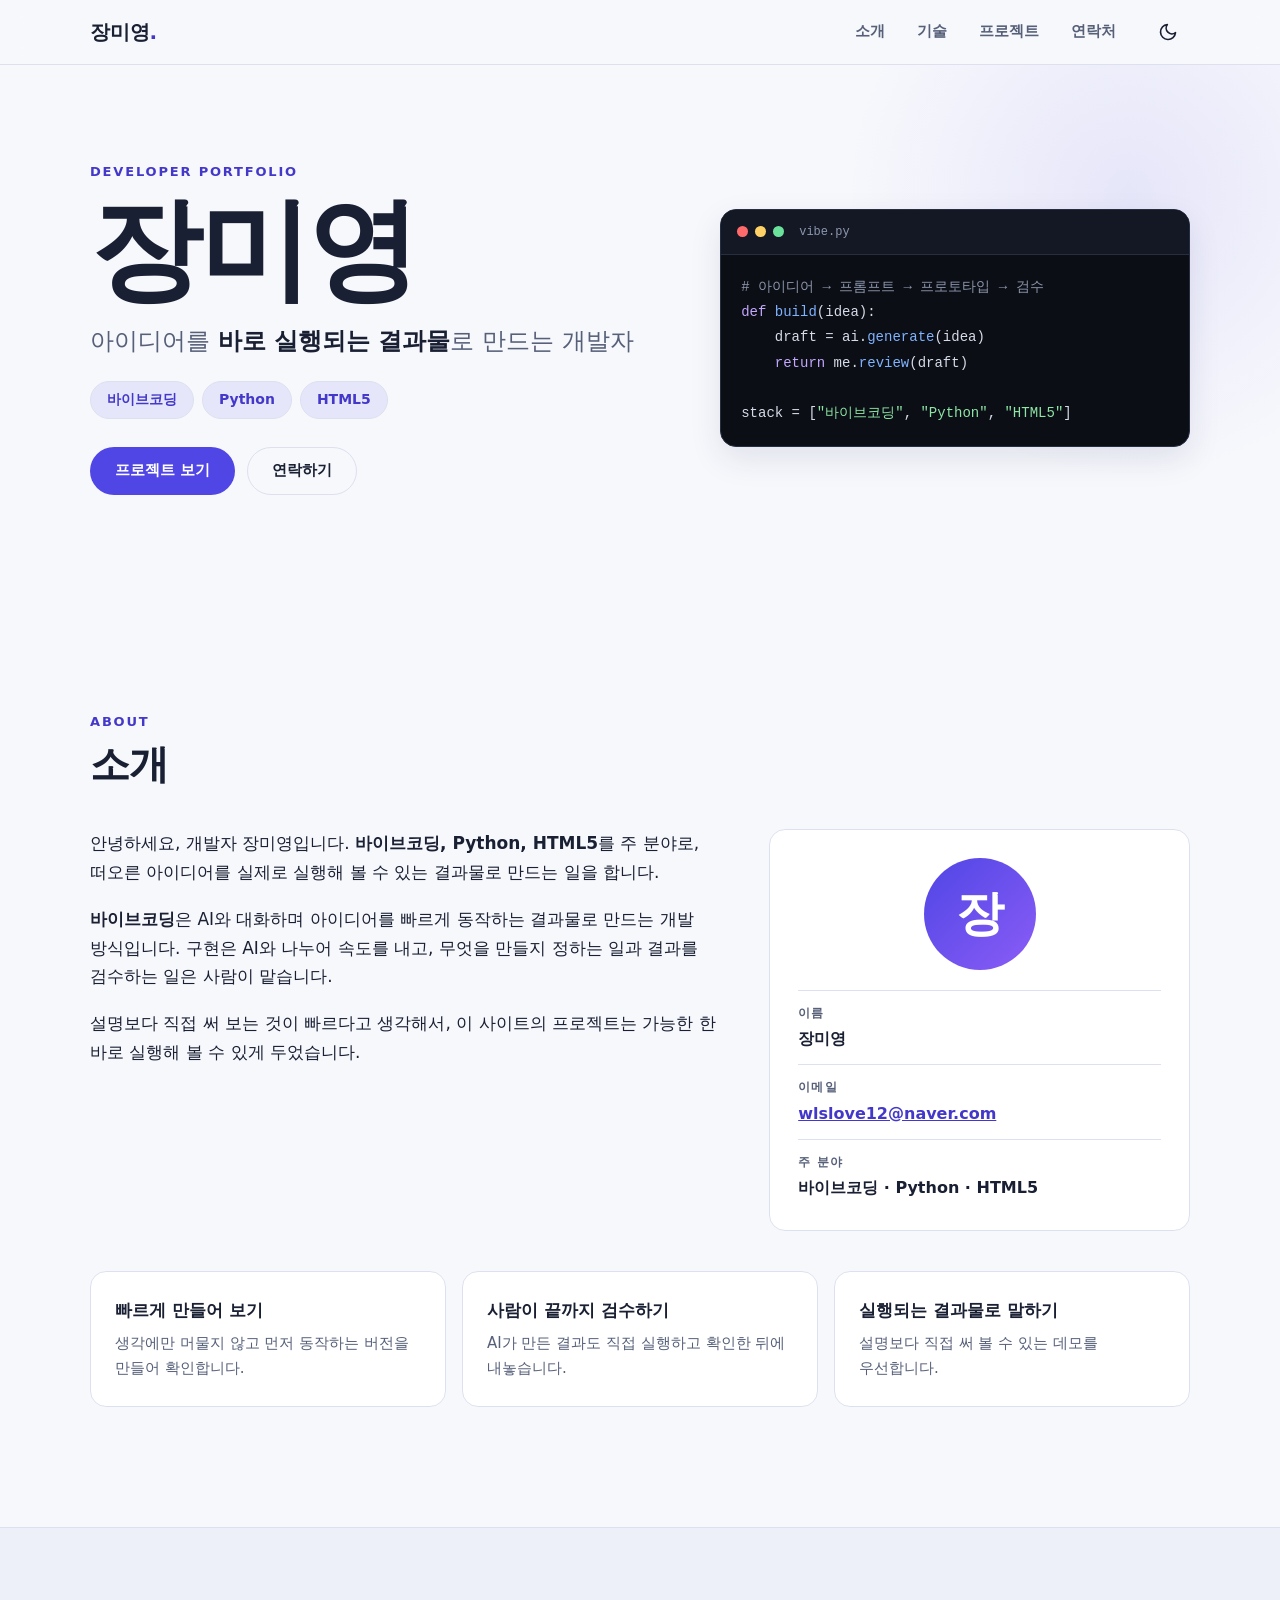
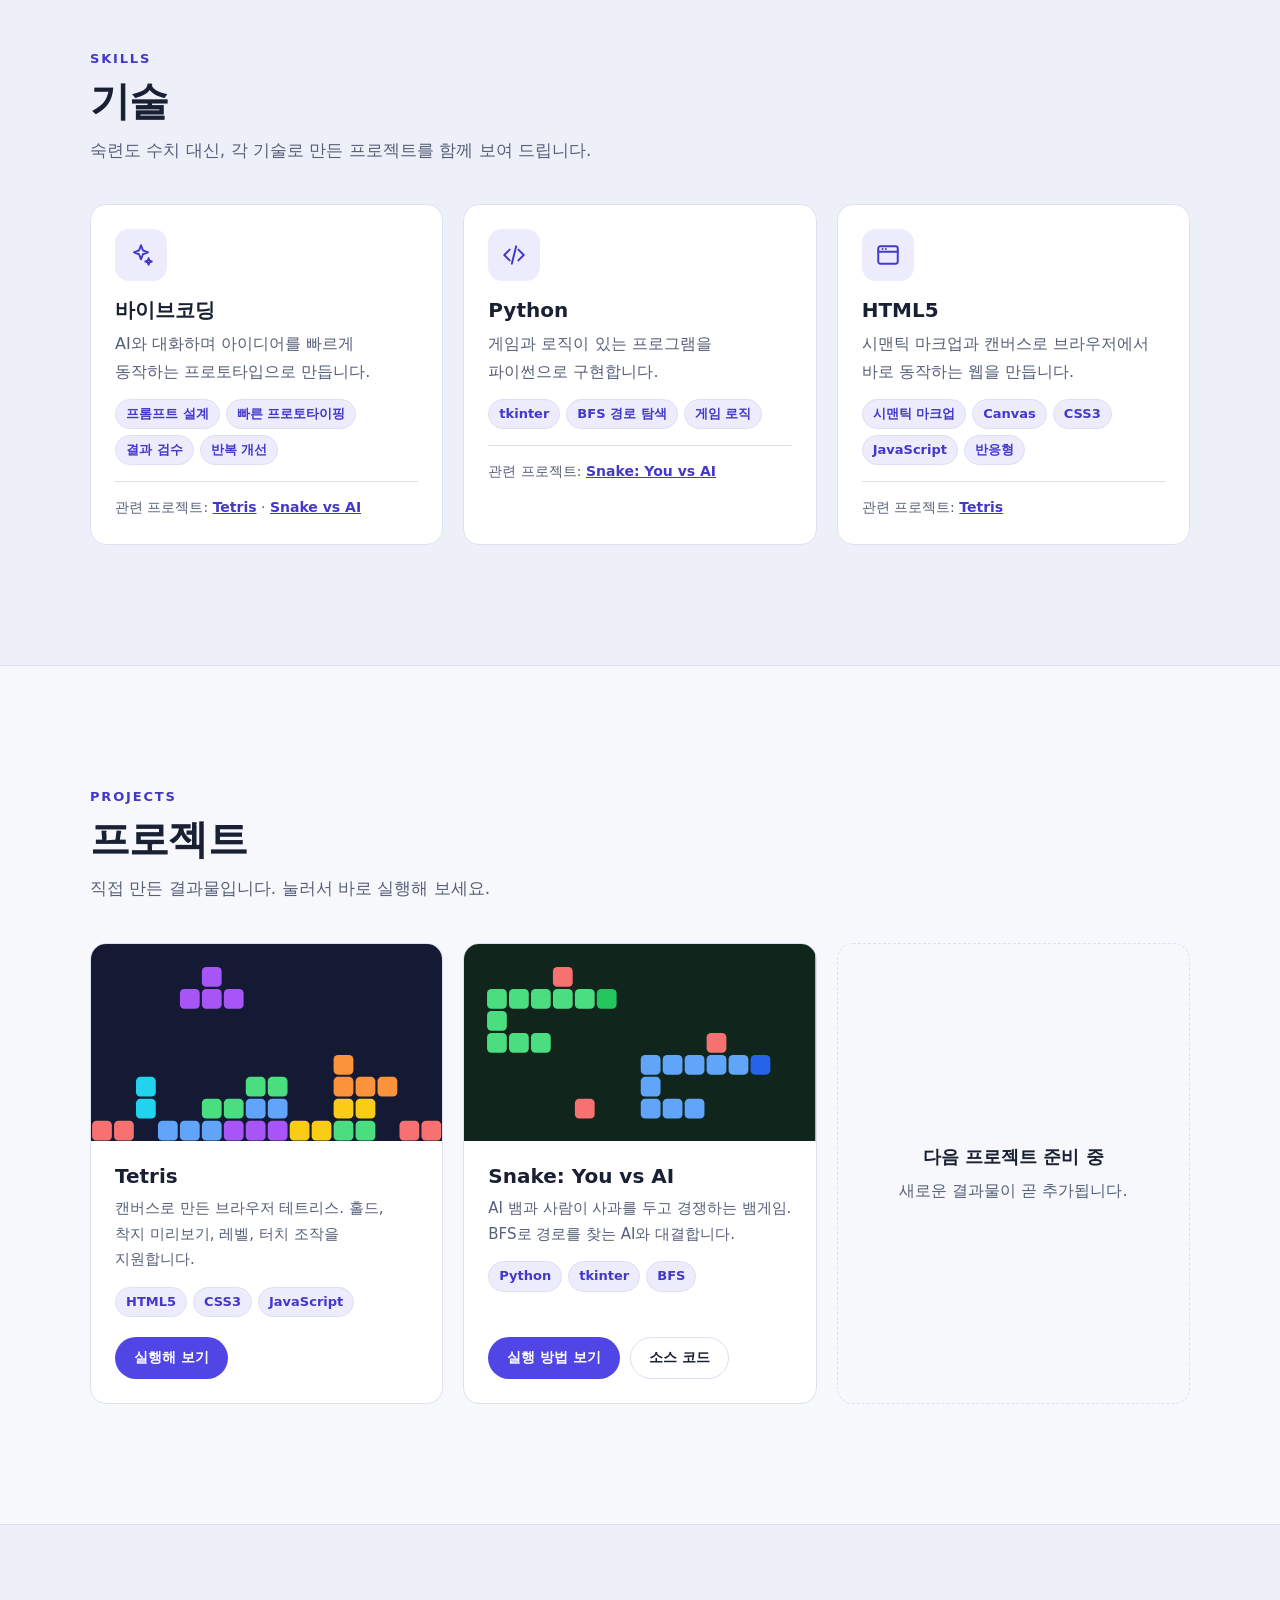
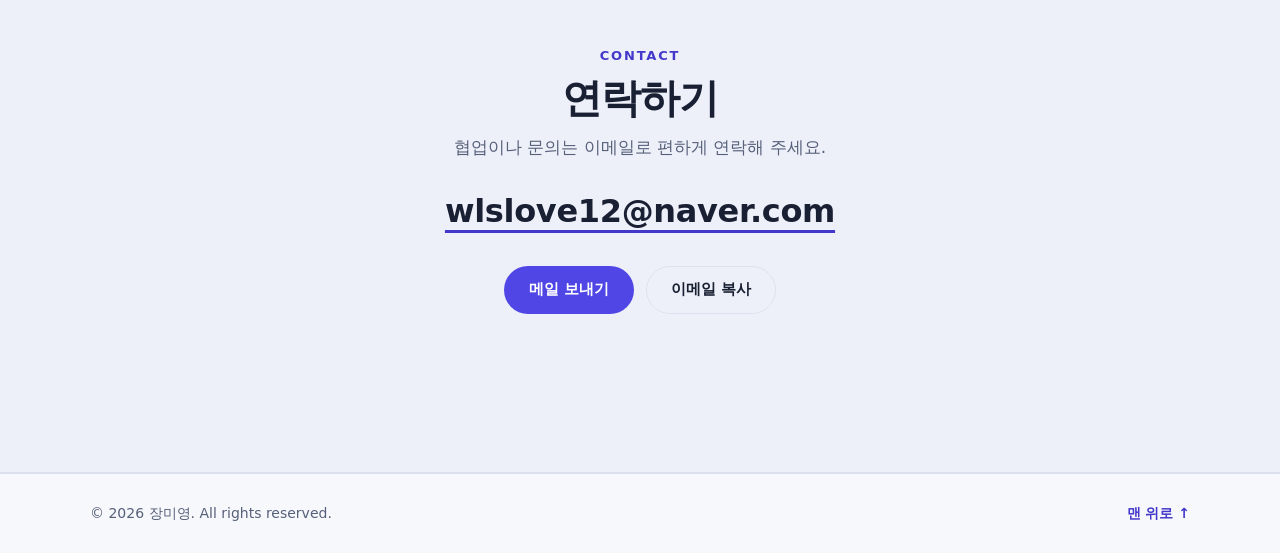
<file: DemoPort/index.html>
<!DOCTYPE html>
<html lang="ko">
<head>
<meta charset="UTF-8">
<meta name="viewport" content="width=device-width, initial-scale=1">
<title>장미영 | 바이브코딩 · Python · HTML5 개발자</title>
<meta name="description" content="바이브코딩, Python, HTML5를 주 분야로 하는 개발자 장미영의 포트폴리오입니다. 직접 실행해 볼 수 있는 프로젝트를 소개합니다.">
<meta name="author" content="장미영">
<meta name="theme-color" content="#0e1117">
<meta property="og:type" content="website">
<meta property="og:locale" content="ko_KR">
<meta property="og:title" content="장미영 | 바이브코딩 · Python · HTML5 개발자">
<meta property="og:description" content="아이디어를 바로 실행되는 결과물로 만드는 개발자 장미영의 포트폴리오.">
<link rel="icon" href="assets/favicon.ico" sizes="any">
<script>
  // 첫 화면이 깜빡이지 않도록 테마를 먼저 적용한다 (저장된 선택 > 시스템 설정 > 다크)
  (function () {
    var d = document.documentElement, t = null;
    d.classList.add('js');
    try { t = localStorage.getItem('theme'); } catch (e) {}
    if (t !== 'light' && t !== 'dark') {
      t = window.matchMedia && matchMedia('(prefers-color-scheme: light)').matches ? 'light' : 'dark';
    }
    d.setAttribute('data-theme', t);
  })();
</script>
<link rel="stylesheet" href="css/style.css">
<script src="js/main.js" defer></script>
</head>
<body>
<a class="skip" href="#main">본문으로 건너뛰기</a>

<header class="nav" id="top">
  <div class="container nav-inner">
    <a class="logo" href="#top" aria-label="장미영 포트폴리오 맨 위로">장미영<span>.</span></a>

    <nav class="menu" id="menu" aria-label="주 메뉴">
      <a href="#about">소개</a>
      <a href="#skills">기술</a>
      <a href="#projects">프로젝트</a>
      <a href="#contact">연락처</a>
    </nav>

    <div class="nav-actions">
      <button class="icon-btn" id="themeBtn" type="button" aria-label="라이트 테마로 전환">
        <svg class="i-sun" viewBox="0 0 24 24" width="20" height="20" fill="none" stroke="currentColor" stroke-width="2" stroke-linecap="round" aria-hidden="true"><circle cx="12" cy="12" r="4"/><path d="M12 2v2M12 20v2M4.9 4.9l1.4 1.4M17.7 17.7l1.4 1.4M2 12h2M20 12h2M4.9 19.1l1.4-1.4M17.7 6.3l1.4-1.4"/></svg>
        <svg class="i-moon" viewBox="0 0 24 24" width="20" height="20" fill="none" stroke="currentColor" stroke-width="2" stroke-linecap="round" stroke-linejoin="round" aria-hidden="true"><path d="M21 12.8A9 9 0 1 1 11.2 3a7 7 0 0 0 9.8 9.8z"/></svg>
      </button>
      <button class="icon-btn menu-btn" id="menuBtn" type="button" aria-expanded="false" aria-controls="menu" aria-label="메뉴 열기">
        <svg class="i-open" viewBox="0 0 24 24" width="22" height="22" fill="none" stroke="currentColor" stroke-width="2" stroke-linecap="round" aria-hidden="true"><path d="M4 7h16M4 12h16M4 17h16"/></svg>
        <svg class="i-close" viewBox="0 0 24 24" width="22" height="22" fill="none" stroke="currentColor" stroke-width="2" stroke-linecap="round" aria-hidden="true"><path d="M6 6l12 12M18 6L6 18"/></svg>
      </button>
    </div>
  </div>
</header>

<main id="main" tabindex="-1">

  <!-- Hero -->
  <section class="hero" id="hero" aria-labelledby="hero-title">
    <div class="container hero-grid">
      <div class="hero-copy">
        <p class="eyebrow">Developer Portfolio</p>
        <h1 id="hero-title">장미영</h1>
        <p class="role">아이디어를 <strong>바로 실행되는 결과물</strong>로 만드는 개발자</p>
        <ul class="tags" aria-label="주 개발 분야">
          <li>바이브코딩</li>
          <li>Python</li>
          <li>HTML5</li>
        </ul>
        <div class="cta">
          <a class="btn btn-primary" href="#projects">프로젝트 보기</a>
          <a class="btn btn-ghost" href="#contact">연락하기</a>
        </div>
      </div>

      <div class="hero-art" aria-hidden="true">
        <div class="code-card">
          <div class="code-bar"><i></i><i></i><i></i><span>vibe.py</span></div>
<pre><code><span class="c"># 아이디어 → 프롬프트 → 프로토타입 → 검수</span>
<span class="k">def</span> <span class="f">build</span>(idea):
    draft = ai.<span class="f">generate</span>(idea)
    <span class="k">return</span> me.<span class="f">review</span>(draft)

stack = [<span class="s">"바이브코딩"</span>, <span class="s">"Python"</span>, <span class="s">"HTML5"</span>]</code></pre>
        </div>
      </div>
    </div>
  </section>

  <!-- About -->
  <section class="section" id="about" aria-labelledby="about-title">
    <div class="container">
      <header class="section-head" data-reveal>
        <p class="eyebrow">About</p>
        <h2 id="about-title">소개</h2>
      </header>

      <div class="about-grid">
        <div class="about-text" data-reveal>
          <!-- TODO: 자기소개 문구가 확정되면 아래 문단을 교체하세요 (PRD 11장 미결 사항 1) -->
          <p>안녕하세요, 개발자 장미영입니다. <strong>바이브코딩, Python, HTML5</strong>를 주 분야로, 떠오른 아이디어를 실제로 실행해 볼 수 있는 결과물로 만드는 일을 합니다.</p>
          <p><strong>바이브코딩</strong>은 AI와 대화하며 아이디어를 빠르게 동작하는 결과물로 만드는 개발 방식입니다. 구현은 AI와 나누어 속도를 내고, 무엇을 만들지 정하는 일과 결과를 검수하는 일은 사람이 맡습니다.</p>
          <p>설명보다 직접 써 보는 것이 빠르다고 생각해서, 이 사이트의 프로젝트는 가능한 한 바로 실행해 볼 수 있게 두었습니다.</p>
        </div>

        <aside class="about-card" data-reveal aria-label="프로필 요약">
          <!-- TODO: 프로필 사진이 정해지면 .avatar를 <img src="assets/images/..." alt="장미영 프로필 사진">으로 교체 (PRD 11장 미결 사항 2) -->
          <div class="avatar" aria-hidden="true">장</div>
          <dl class="facts">
            <div><dt>이름</dt><dd>장미영</dd></div>
            <div><dt>이메일</dt><dd><a href="mailto:wlslove12@naver.com">wlslove12@naver.com</a></dd></div>
            <div><dt>주 분야</dt><dd>바이브코딩 · Python · HTML5</dd></div>
          </dl>
        </aside>
      </div>

      <ul class="principles">
        <li class="card" data-reveal>
          <h3>빠르게 만들어 보기</h3>
          <p>생각에만 머물지 않고 먼저 동작하는 버전을 만들어 확인합니다.</p>
        </li>
        <li class="card" data-reveal>
          <h3>사람이 끝까지 검수하기</h3>
          <p>AI가 만든 결과도 직접 실행하고 확인한 뒤에 내놓습니다.</p>
        </li>
        <li class="card" data-reveal>
          <h3>실행되는 결과물로 말하기</h3>
          <p>설명보다 직접 써 볼 수 있는 데모를 우선합니다.</p>
        </li>
      </ul>
    </div>
  </section>

  <!-- Skills -->
  <section class="section alt" id="skills" aria-labelledby="skills-title">
    <div class="container">
      <header class="section-head" data-reveal>
        <p class="eyebrow">Skills</p>
        <h2 id="skills-title">기술</h2>
        <p class="lead">숙련도 수치 대신, 각 기술로 만든 프로젝트를 함께 보여 드립니다.</p>
      </header>

      <div class="grid grid-3">
        <article class="card skill" data-reveal>
          <div class="ico" aria-hidden="true">
            <svg viewBox="0 0 24 24" width="26" height="26" fill="none" stroke="currentColor" stroke-width="1.8" stroke-linecap="round" stroke-linejoin="round"><path d="M12 3l1.8 4.7L18.5 9.5l-4.7 1.8L12 16l-1.8-4.7L5.5 9.5l4.7-1.8z"/><path d="M19 15l.8 2.2L22 18l-2.2.8L19 21l-.8-2.2L16 18l2.2-.8z"/></svg>
          </div>
          <h3>바이브코딩</h3>
          <p>AI와 대화하며 아이디어를 빠르게 동작하는 프로토타입으로 만듭니다.</p>
          <ul class="chips">
            <li>프롬프트 설계</li><li>빠른 프로토타이핑</li><li>결과 검수</li><li>반복 개선</li>
          </ul>
          <p class="related">관련 프로젝트: <a href="#project-tetris">Tetris</a> · <a href="#project-snake">Snake vs AI</a></p>
        </article>

        <article class="card skill" data-reveal>
          <div class="ico" aria-hidden="true">
            <svg viewBox="0 0 24 24" width="26" height="26" fill="none" stroke="currentColor" stroke-width="1.8" stroke-linecap="round" stroke-linejoin="round"><path d="M8 7L3 12l5 5M16 7l5 5-5 5M14 4l-4 16"/></svg>
          </div>
          <h3>Python</h3>
          <p>게임과 로직이 있는 프로그램을 파이썬으로 구현합니다.</p>
          <ul class="chips">
            <li>tkinter</li><li>BFS 경로 탐색</li><li>게임 로직</li>
          </ul>
          <p class="related">관련 프로젝트: <a href="#project-snake">Snake: You vs AI</a></p>
        </article>

        <article class="card skill" data-reveal>
          <div class="ico" aria-hidden="true">
            <svg viewBox="0 0 24 24" width="26" height="26" fill="none" stroke="currentColor" stroke-width="1.8" stroke-linecap="round" stroke-linejoin="round"><rect x="3" y="4" width="18" height="16" rx="2"/><path d="M3 9h18M7 6.5h.01M10 6.5h.01"/></svg>
          </div>
          <h3>HTML5</h3>
          <p>시맨틱 마크업과 캔버스로 브라우저에서 바로 동작하는 웹을 만듭니다.</p>
          <ul class="chips">
            <li>시맨틱 마크업</li><li>Canvas</li><li>CSS3</li><li>JavaScript</li><li>반응형</li>
          </ul>
          <p class="related">관련 프로젝트: <a href="#project-tetris">Tetris</a></p>
        </article>
      </div>
    </div>
  </section>

  <!-- Projects -->
  <section class="section" id="projects" aria-labelledby="projects-title">
    <div class="container">
      <header class="section-head" data-reveal>
        <p class="eyebrow">Projects</p>
        <h2 id="projects-title">프로젝트</h2>
        <p class="lead">직접 만든 결과물입니다. 눌러서 바로 실행해 보세요.</p>
      </header>

      <div class="grid grid-3" id="projectGrid"></div>
      <noscript>
        <p class="lead">프로젝트 목록을 보려면 JavaScript를 켜 주세요. 바로가기:
          <a href="projects/tetris.html">Tetris</a> ·
          <a href="projects/snake.py">Snake: You vs AI (소스 코드)</a></p>
      </noscript>
    </div>
  </section>

  <!-- Contact -->
  <section class="section alt" id="contact" aria-labelledby="contact-title">
    <div class="container">
      <div class="contact-box" data-reveal>
        <p class="eyebrow">Contact</p>
        <h2 id="contact-title">연락하기</h2>
        <p class="lead">협업이나 문의는 이메일로 편하게 연락해 주세요.</p>
        <a class="mail" href="mailto:wlslove12@naver.com">wlslove12@naver.com</a>
        <div class="cta center">
          <a class="btn btn-primary" href="mailto:wlslove12@naver.com">메일 보내기</a>
          <button class="btn btn-ghost" id="copyBtn" type="button">이메일 복사</button>
        </div>
        <p class="copy-msg" id="copyMsg" role="status" aria-live="polite"></p>
      </div>
    </div>
  </section>
</main>

<footer class="footer">
  <div class="container footer-inner">
    <p>© <span id="year">2026</span> 장미영. All rights reserved.</p>
    <a href="#top">맨 위로 ↑</a>
  </div>
</footer>

<dialog id="howto" aria-labelledby="howtoTitle">
  <form method="dialog" class="dlg-head">
    <h3 id="howtoTitle"></h3>
    <button class="icon-btn" type="submit" aria-label="닫기">
      <svg viewBox="0 0 24 24" width="20" height="20" fill="none" stroke="currentColor" stroke-width="2" stroke-linecap="round" aria-hidden="true"><path d="M6 6l12 12M18 6L6 18"/></svg>
    </button>
  </form>
  <div class="dlg-body" id="howtoBody"></div>
</dialog>
</body>
</html>
</file>
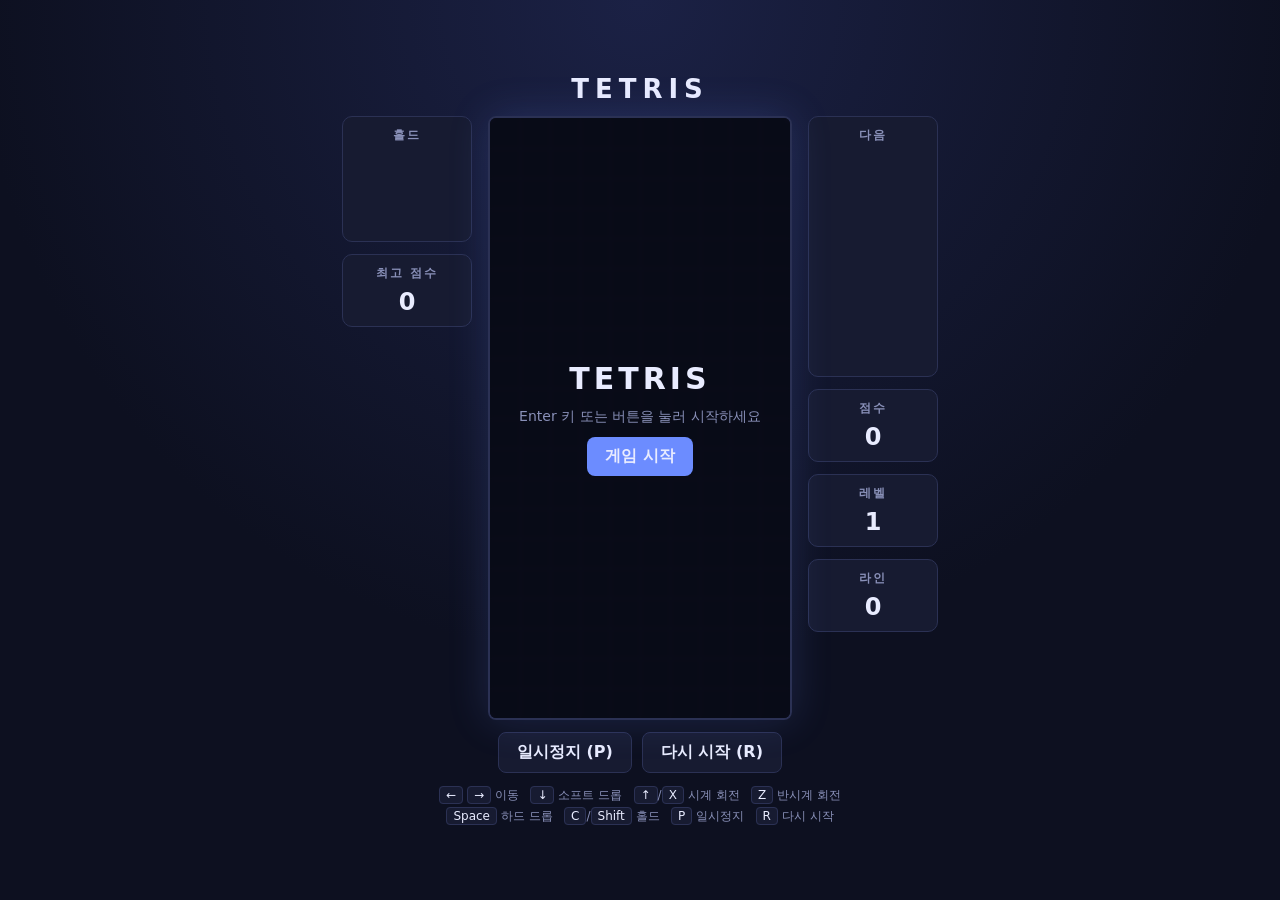
<file: Game01/tetris.html>
<!DOCTYPE html>
<html lang="ko">
<head>
<meta charset="UTF-8">
<meta name="viewport" content="width=device-width, initial-scale=1">
<title>테트리스</title>
<style>
  :root {
    --bg: #0d1020;
    --panel: #171b31;
    --line: #2b3154;
    --text: #e9ecff;
    --muted: #8990b8;
    --accent: #6c8cff;
  }
  * { box-sizing: border-box; }
  body {
    margin: 0;
    min-height: 100vh;
    display: flex;
    align-items: center;
    justify-content: center;
    background: radial-gradient(circle at 50% 0%, #1b2145 0%, var(--bg) 60%);
    color: var(--text);
    font-family: "Segoe UI", "Malgun Gothic", system-ui, sans-serif;
    user-select: none;
    -webkit-user-select: none;
  }
  .wrap { padding: 16px; text-align: center; }
  h1 { margin: 0 0 12px; font-size: 26px; letter-spacing: 6px; font-weight: 800; }

  .game {
    display: grid;
    grid-template-columns: 130px auto 130px;
    gap: 16px;
    align-items: start;
    justify-content: center;
  }
  .side { display: flex; flex-direction: column; gap: 12px; }
  .panel {
    background: var(--panel);
    border: 1px solid var(--line);
    border-radius: 10px;
    padding: 10px;
  }
  .panel h2 {
    margin: 0 0 6px;
    font-size: 12px;
    font-weight: 600;
    letter-spacing: 2px;
    color: var(--muted);
  }
  .panel canvas { display: block; margin: 0 auto; width: 100%; }
  .stat { font-size: 24px; font-weight: 700; font-variant-numeric: tabular-nums; }

  .board-wrap {
    position: relative;
    border: 2px solid var(--line);
    border-radius: 8px;
    overflow: hidden;
    box-shadow: 0 0 40px rgba(108, 140, 255, .18);
  }
  #board { display: block; height: min(600px, 68vh); aspect-ratio: 1 / 2; width: auto; }

  .overlay {
    position: absolute;
    inset: 0;
    display: flex;
    flex-direction: column;
    align-items: center;
    justify-content: center;
    gap: 10px;
    background: rgba(9, 11, 24, .82);
    backdrop-filter: blur(2px);
  }
  .overlay.hidden { display: none; }
  .overlay h2 { margin: 0; font-size: 30px; letter-spacing: 4px; }
  .overlay p { margin: 0; color: var(--muted); font-size: 14px; line-height: 1.5; }

  button {
    font: inherit;
    font-weight: 600;
    color: var(--text);
    background: var(--accent);
    border: 0;
    border-radius: 8px;
    padding: 9px 18px;
    cursor: pointer;
  }
  button:hover { filter: brightness(1.12); }
  button.ghost { background: var(--panel); border: 1px solid var(--line); }

  .actions { margin-top: 12px; display: flex; gap: 10px; justify-content: center; }
  .help { margin-top: 12px; color: var(--muted); font-size: 12px; line-height: 1.7; }
  kbd {
    background: var(--panel);
    border: 1px solid var(--line);
    border-radius: 4px;
    padding: 1px 6px;
    font-family: inherit;
    color: var(--text);
  }

  .touch { display: none; margin-top: 12px; gap: 8px; justify-content: center; flex-wrap: wrap; }
  .touch button {
    width: 56px;
    height: 56px;
    padding: 0;
    font-size: 22px;
    background: var(--panel);
    border: 1px solid var(--line);
    touch-action: none;
  }
  @media (pointer: coarse) {
    .touch { display: flex; }
    .help { display: none; }
  }
  @media (max-width: 560px) {
    .game { grid-template-columns: auto; justify-items: center; }
    .side { flex-direction: row; flex-wrap: wrap; justify-content: center; }
    .side .panel { min-width: 100px; }
    #board { height: min(600px, 58vh); }
  }
</style>
</head>
<body>
<div class="wrap">
  <h1>TETRIS</h1>

  <div class="game">
    <div class="side">
      <div class="panel">
        <h2>홀드</h2>
        <canvas id="hold" width="120" height="90"></canvas>
      </div>
      <div class="panel">
        <h2>최고 점수</h2>
        <div class="stat" id="best">0</div>
      </div>
    </div>

    <div class="board-wrap">
      <canvas id="board"></canvas>
      <div class="overlay" id="overlay">
        <h2 id="ovTitle">TETRIS</h2>
        <p id="ovText">Enter 키 또는 버튼을 눌러 시작하세요</p>
        <button id="ovBtn">게임 시작</button>
      </div>
    </div>

    <div class="side">
      <div class="panel">
        <h2>다음</h2>
        <canvas id="next" width="120" height="240"></canvas>
      </div>
      <div class="panel">
        <h2>점수</h2>
        <div class="stat" id="score">0</div>
      </div>
      <div class="panel">
        <h2>레벨</h2>
        <div class="stat" id="level">1</div>
      </div>
      <div class="panel">
        <h2>라인</h2>
        <div class="stat" id="lines">0</div>
      </div>
    </div>
  </div>

  <div class="actions">
    <button class="ghost" id="pauseBtn">일시정지 (P)</button>
    <button class="ghost" id="restartBtn">다시 시작 (R)</button>
  </div>

  <div class="touch" id="touch">
    <button data-action="left">◀</button>
    <button data-action="down">▼</button>
    <button data-action="right">▶</button>
    <button data-action="cw">⟳</button>
    <button data-action="hard">⤓</button>
    <button data-action="hold">H</button>
  </div>

  <div class="help">
    <kbd>←</kbd> <kbd>→</kbd> 이동 &nbsp; <kbd>↓</kbd> 소프트 드롭 &nbsp; <kbd>↑</kbd>/<kbd>X</kbd> 시계 회전 &nbsp;
    <kbd>Z</kbd> 반시계 회전<br>
    <kbd>Space</kbd> 하드 드롭 &nbsp; <kbd>C</kbd>/<kbd>Shift</kbd> 홀드 &nbsp; <kbd>P</kbd> 일시정지 &nbsp; <kbd>R</kbd> 다시 시작
  </div>
</div>

<script>
(() => {
  'use strict';

  // ---------- 상수 ----------
  const COLS = 10, ROWS = 20, BLOCK = 30;
  const LOCK_DELAY = 500;      // 바닥에 닿은 뒤 고정까지 걸리는 시간(ms)
  const MAX_LOCK_RESETS = 15;  // 바닥에서 이동/회전으로 고정 시간을 늘릴 수 있는 횟수
  const DAS = 150, ARR = 40;   // 좌우 키 반복: 첫 지연 / 반복 간격(ms)
  const SOFT_INTERVAL = 40;    // 소프트 드롭 낙하 간격(ms)
  const LINE_POINTS = [0, 100, 300, 500, 800];
  const LINE_TEXT = ['', '싱글', '더블', '트리플', '테트리스!'];
  const NEXT_COUNT = 3;

  const SHAPES = {
    I: [[0,0,0,0],[1,1,1,1],[0,0,0,0],[0,0,0,0]],
    O: [[1,1],[1,1]],
    T: [[0,1,0],[1,1,1],[0,0,0]],
    S: [[0,1,1],[1,1,0],[0,0,0]],
    Z: [[1,1,0],[0,1,1],[0,0,0]],
    J: [[1,0,0],[1,1,1],[0,0,0]],
    L: [[0,0,1],[1,1,1],[0,0,0]],
  };
  const COLORS = {
    I: '#22d3ee', O: '#facc15', T: '#a855f7', S: '#4ade80',
    Z: '#f87171', J: '#60a5fa', L: '#fb923c',
  };
  // 회전 시 벽/블록에 걸리면 시도할 위치 보정값
  const KICKS = [[0,0],[-1,0],[1,0],[0,-1],[-1,-1],[1,-1],[-2,0],[2,0]];

  // ---------- DOM / 캔버스 ----------
  const $ = id => document.getElementById(id);
  const dpr = window.devicePixelRatio || 1;

  function setupCanvas(cv, w, h) {
    cv.width = Math.round(w * dpr);
    cv.height = Math.round(h * dpr);
    const ctx = cv.getContext('2d');
    ctx.scale(dpr, dpr);
    return ctx;
  }
  const bctx = setupCanvas($('board'), COLS * BLOCK, ROWS * BLOCK);
  const hctx = setupCanvas($('hold'), 120, 90);
  const nctx = setupCanvas($('next'), 120, 240);

  // ---------- 게임 상태 ----------
  let board, piece, holdType, canHold, queue, bag;
  let score, lines, level, best = 0;
  let state = 'ready';         // ready | playing | paused | over
  let dropTimer, lockTimer, lockResets;
  let softDrop = false, dir = 0, das = 0;
  let popup = null;
  const down = new Set();      // 눌려 있는 동작

  try { best = parseInt(localStorage.getItem('tetris-best'), 10) || 0; } catch (e) {}

  // ---------- 유틸 ----------
  function emptyBoard() {
    return Array.from({ length: ROWS }, () => Array(COLS).fill(null));
  }

  function shuffle(a) {
    for (let i = a.length - 1; i > 0; i--) {
      const j = Math.floor(Math.random() * (i + 1));
      [a[i], a[j]] = [a[j], a[i]];
    }
    return a;
  }

  // 7-bag: 7가지 블록을 섞어서 한 번씩 꺼내 쓴다
  function takeNext() {
    while (queue.length < NEXT_COUNT + 1) {
      if (!bag.length) bag = shuffle(Object.keys(SHAPES));
      queue.push(bag.pop());
    }
    return queue.shift();
  }

  function rotateMatrix(m, d) {
    const n = m.length;
    const r = Array.from({ length: n }, () => Array(n).fill(0));
    for (let y = 0; y < n; y++)
      for (let x = 0; x < n; x++)
        if (d > 0) r[x][n - 1 - y] = m[y][x];
        else r[n - 1 - x][y] = m[y][x];
    return r;
  }

  function collide(m, px, py) {
    for (let y = 0; y < m.length; y++) {
      for (let x = 0; x < m[y].length; x++) {
        if (!m[y][x]) continue;
        const nx = px + x, ny = py + y;
        if (nx < 0 || nx >= COLS || ny >= ROWS) return true;
        if (ny >= 0 && board[ny][nx]) return true;
      }
    }
    return false;
  }

  const dropInterval = () => Math.max(60, 800 - (level - 1) * 70);
  const isGrounded = () => collide(piece.m, piece.x, piece.y + 1);

  // ---------- 게임 흐름 ----------
  function newGame() {
    board = emptyBoard();
    queue = [];
    bag = [];
    holdType = null;
    canHold = true;
    score = 0; lines = 0; level = 1;
    popup = null;
    dir = 0; softDrop = false; das = 0;
    state = 'playing';
    spawn(takeNext());
    hideOverlay();
  }

  function spawn(type) {
    const m = SHAPES[type].map(r => r.slice());
    piece = { type, m, x: Math.floor((COLS - m.length) / 2), y: type === 'I' ? -1 : 0 };
    dropTimer = 0; lockTimer = 0; lockResets = 0;
    if (collide(m, piece.x, piece.y)) gameOver();
  }

  function gameOver() {
    state = 'over';
    if (score > best) {
      best = score;
      try { localStorage.setItem('tetris-best', String(best)); } catch (e) {}
    }
    showOverlay('게임 오버', `점수 ${score}  ·  라인 ${lines}`, '다시 시작');
  }

  function togglePause() {
    if (state === 'playing') {
      state = 'paused';
      showOverlay('일시정지', 'P 키를 눌러 계속하세요', '계속하기');
    } else if (state === 'paused') {
      state = 'playing';
      hideOverlay();
    }
  }

  function lockPiece() {
    let out = false;
    for (let y = 0; y < piece.m.length; y++) {
      for (let x = 0; x < piece.m[y].length; x++) {
        if (!piece.m[y][x]) continue;
        const bx = piece.x + x, by = piece.y + y;
        if (by < 0) out = true;
        else board[by][bx] = piece.type;
      }
    }
    if (out) { gameOver(); return; }

    let cleared = 0;
    for (let y = ROWS - 1; y >= 0;) {
      if (board[y].every(Boolean)) {
        board.splice(y, 1);
        board.unshift(Array(COLS).fill(null));
        cleared++;
      } else {
        y--;
      }
    }
    if (cleared) {
      score += LINE_POINTS[cleared] * level;
      lines += cleared;
      level = 1 + Math.floor(lines / 10);
      popup = { text: LINE_TEXT[cleared], t: 900 };
    }
    canHold = true;
    spawn(takeNext());
  }

  // ---------- 조작 ----------
  function onMoved() {
    // 바닥에서 움직이면 고정 시간을 다시 준다(횟수 제한 있음)
    if (isGrounded() && lockResets < MAX_LOCK_RESETS) {
      lockTimer = 0;
      lockResets++;
    }
  }

  function tryMove(dx, dy) {
    if (state !== 'playing' || collide(piece.m, piece.x + dx, piece.y + dy)) return false;
    piece.x += dx;
    piece.y += dy;
    onMoved();
    return true;
  }

  function rotatePiece(d) {
    if (state !== 'playing' || piece.type === 'O') return;
    const r = rotateMatrix(piece.m, d);
    for (const [kx, ky] of KICKS) {
      if (!collide(r, piece.x + kx, piece.y + ky)) {
        piece.m = r;
        piece.x += kx;
        piece.y += ky;
        onMoved();
        return;
      }
    }
  }

  function hardDrop() {
    if (state !== 'playing') return;
    let n = 0;
    while (!isGrounded()) { piece.y++; n++; }
    score += n * 2;
    lockPiece();
  }

  function hold() {
    if (state !== 'playing' || !canHold) return;
    const cur = piece.type;
    if (holdType) {
      const t = holdType;
      holdType = cur;
      spawn(t);
    } else {
      holdType = cur;
      spawn(takeNext());
    }
    canHold = false;
  }

  function press(a) {
    if (down.has(a)) return;   // 키 자동 반복 무시
    down.add(a);
    switch (a) {
      case 'left':  dir = -1; das = 0; tryMove(-1, 0); break;
      case 'right': dir = 1;  das = 0; tryMove(1, 0);  break;
      case 'down':
        softDrop = true;
        if (tryMove(0, 1)) score++;
        break;
      case 'cw':   rotatePiece(1); break;
      case 'ccw':  rotatePiece(-1); break;
      case 'hard': hardDrop(); break;
      case 'hold': hold(); break;
      case 'pause': togglePause(); break;
    }
  }

  function release(a) {
    down.delete(a);
    if (a === 'left' && dir === -1) { dir = down.has('right') ? 1 : 0; das = 0; }
    if (a === 'right' && dir === 1) { dir = down.has('left') ? -1 : 0; das = 0; }
    if (a === 'down') softDrop = false;
  }

  function update(dt) {
    if (state !== 'playing') return;

    if (popup) { popup.t -= dt; if (popup.t <= 0) popup = null; }

    if (dir) {
      das += dt;
      if (das >= DAS) { das -= ARR; tryMove(dir, 0); }
    }

    if (isGrounded()) {
      lockTimer += dt;
      if (lockTimer >= LOCK_DELAY) lockPiece();
    } else {
      lockTimer = 0;
      dropTimer += dt;
      const iv = softDrop ? Math.min(SOFT_INTERVAL, dropInterval()) : dropInterval();
      while (dropTimer >= iv && !isGrounded()) {
        dropTimer -= iv;
        piece.y++;
        if (softDrop) score++;
      }
      if (isGrounded()) dropTimer = 0;
    }
  }

  // ---------- 그리기 ----------
  function drawBlock(ctx, x, y, s, color, alpha = 1) {
    const b = Math.max(2, Math.round(s / 8));
    ctx.globalAlpha = alpha;
    ctx.fillStyle = color;
    ctx.fillRect(x + 1, y + 1, s - 2, s - 2);
    ctx.fillStyle = 'rgba(255,255,255,.3)';
    ctx.fillRect(x + 1, y + 1, s - 2, b);
    ctx.fillRect(x + 1, y + 1, b, s - 2);
    ctx.fillStyle = 'rgba(0,0,0,.3)';
    ctx.fillRect(x + 1, y + s - 1 - b, s - 2, b);
    ctx.fillRect(x + s - 1 - b, y + 1, b, s - 2);
    ctx.globalAlpha = 1;
  }

  function drawBoard() {
    const W = COLS * BLOCK, H = ROWS * BLOCK;
    bctx.fillStyle = '#0a0d1a';
    bctx.fillRect(0, 0, W, H);

    bctx.strokeStyle = 'rgba(255,255,255,.05)';
    bctx.lineWidth = 1;
    bctx.beginPath();
    for (let x = 1; x < COLS; x++) { bctx.moveTo(x * BLOCK + .5, 0); bctx.lineTo(x * BLOCK + .5, H); }
    for (let y = 1; y < ROWS; y++) { bctx.moveTo(0, y * BLOCK + .5); bctx.lineTo(W, y * BLOCK + .5); }
    bctx.stroke();

    for (let y = 0; y < ROWS; y++)
      for (let x = 0; x < COLS; x++)
        if (board[y][x]) drawBlock(bctx, x * BLOCK, y * BLOCK, BLOCK, COLORS[board[y][x]]);

    if (state === 'playing' || state === 'paused') {
      // 착지 위치 미리보기(고스트)
      let gy = piece.y;
      while (!collide(piece.m, piece.x, gy + 1)) gy++;
      bctx.lineWidth = 2;
      for (let y = 0; y < piece.m.length; y++) {
        for (let x = 0; x < piece.m[y].length; x++) {
          if (!piece.m[y][x] || gy + y < 0) continue;
          const px = (piece.x + x) * BLOCK, py = (gy + y) * BLOCK;
          bctx.fillStyle = COLORS[piece.type] + '26';
          bctx.fillRect(px + 1, py + 1, BLOCK - 2, BLOCK - 2);
          bctx.strokeStyle = COLORS[piece.type] + '99';
          bctx.strokeRect(px + 2, py + 2, BLOCK - 4, BLOCK - 4);
        }
      }
      for (let y = 0; y < piece.m.length; y++)
        for (let x = 0; x < piece.m[y].length; x++)
          if (piece.m[y][x] && piece.y + y >= 0)
            drawBlock(bctx, (piece.x + x) * BLOCK, (piece.y + y) * BLOCK, BLOCK, COLORS[piece.type]);
    }

    if (popup) {
      const k = popup.t / 900;
      bctx.globalAlpha = Math.min(1, k * 2);
      bctx.fillStyle = '#fff';
      bctx.font = 'bold 30px "Segoe UI", "Malgun Gothic", sans-serif';
      bctx.textAlign = 'center';
      bctx.shadowColor = 'rgba(108,140,255,.9)';
      bctx.shadowBlur = 12;
      bctx.fillText(popup.text, W / 2, H / 2 - (1 - k) * 40);
      bctx.shadowBlur = 0;
      bctx.globalAlpha = 1;
    }
  }

  // 미리보기 캔버스에 블록 하나를 (cx, cy) 중심으로 그린다
  function drawMini(ctx, type, cx, cy, s, alpha = 1) {
    const m = SHAPES[type];
    let minX = 9, maxX = -1, minY = 9, maxY = -1;
    m.forEach((row, y) => row.forEach((v, x) => {
      if (!v) return;
      minX = Math.min(minX, x); maxX = Math.max(maxX, x);
      minY = Math.min(minY, y); maxY = Math.max(maxY, y);
    }));
    const ox = cx - ((maxX - minX + 1) * s) / 2;
    const oy = cy - ((maxY - minY + 1) * s) / 2;
    m.forEach((row, y) => row.forEach((v, x) => {
      if (v) drawBlock(ctx, ox + (x - minX) * s, oy + (y - minY) * s, s, COLORS[type], alpha);
    }));
  }

  function drawSide() {
    hctx.clearRect(0, 0, 120, 90);
    if (holdType) drawMini(hctx, holdType, 60, 45, 22, canHold ? 1 : 0.35);

    nctx.clearRect(0, 0, 120, 240);
    if (queue) {
      for (let i = 0; i < NEXT_COUNT && i < queue.length; i++)
        drawMini(nctx, queue[i], 60, 40 + i * 80, 22);
    }
  }

  function updateStats() {
    $('score').textContent = score || 0;
    $('level').textContent = level || 1;
    $('lines').textContent = lines || 0;
    $('best').textContent = Math.max(best, score || 0);
  }

  function showOverlay(title, text, btn) {
    $('ovTitle').textContent = title;
    $('ovText').textContent = text;
    $('ovBtn').textContent = btn;
    $('overlay').classList.remove('hidden');
  }
  function hideOverlay() { $('overlay').classList.add('hidden'); }

  // ---------- 입력 ----------
  const KEYMAP = {
    ArrowLeft: 'left', ArrowRight: 'right', ArrowDown: 'down',
    ArrowUp: 'cw', KeyX: 'cw', KeyZ: 'ccw',
    Space: 'hard', KeyC: 'hold', ShiftLeft: 'hold', ShiftRight: 'hold',
    KeyP: 'pause', Escape: 'pause',
  };

  window.addEventListener('keydown', e => {
    if (e.ctrlKey || e.metaKey || e.altKey) return;
    if (e.code === 'Enter') {
      e.preventDefault();
      if (state === 'ready' || state === 'over') newGame();
      else if (state === 'paused') togglePause();
      return;
    }
    if (e.code === 'KeyR') { e.preventDefault(); if (!e.repeat) newGame(); return; }
    const a = KEYMAP[e.code];
    if (!a) return;
    e.preventDefault();
    press(a);
  });

  window.addEventListener('keyup', e => {
    const a = KEYMAP[e.code];
    if (a) release(a);
  });

  // 창을 벗어나면 키 상태를 초기화하고 자동으로 일시정지
  window.addEventListener('blur', () => {
    [...down].forEach(release);
    if (state === 'playing') togglePause();
  });

  $('ovBtn').addEventListener('click', () => {
    if (state === 'paused') togglePause(); else newGame();
  });
  $('pauseBtn').addEventListener('click', () => {
    if (state === 'playing' || state === 'paused') togglePause();
  });
  $('restartBtn').addEventListener('click', newGame);

  // 터치 버튼
  document.querySelectorAll('#touch button').forEach(btn => {
    const a = btn.dataset.action;
    btn.addEventListener('pointerdown', e => { e.preventDefault(); press(a); });
    ['pointerup', 'pointercancel', 'pointerleave'].forEach(t =>
      btn.addEventListener(t, () => release(a)));
  });

  // ---------- 메인 루프 ----------
  board = emptyBoard();
  queue = [];
  bag = [];
  score = 0; lines = 0; level = 1;

  let last = performance.now();
  function frame(now) {
    const dt = Math.min(100, now - last);
    last = now;
    update(dt);
    drawBoard();
    drawSide();
    updateStats();
    requestAnimationFrame(frame);
  }
  requestAnimationFrame(frame);
})();
</script>
</body>
</html>
</file>
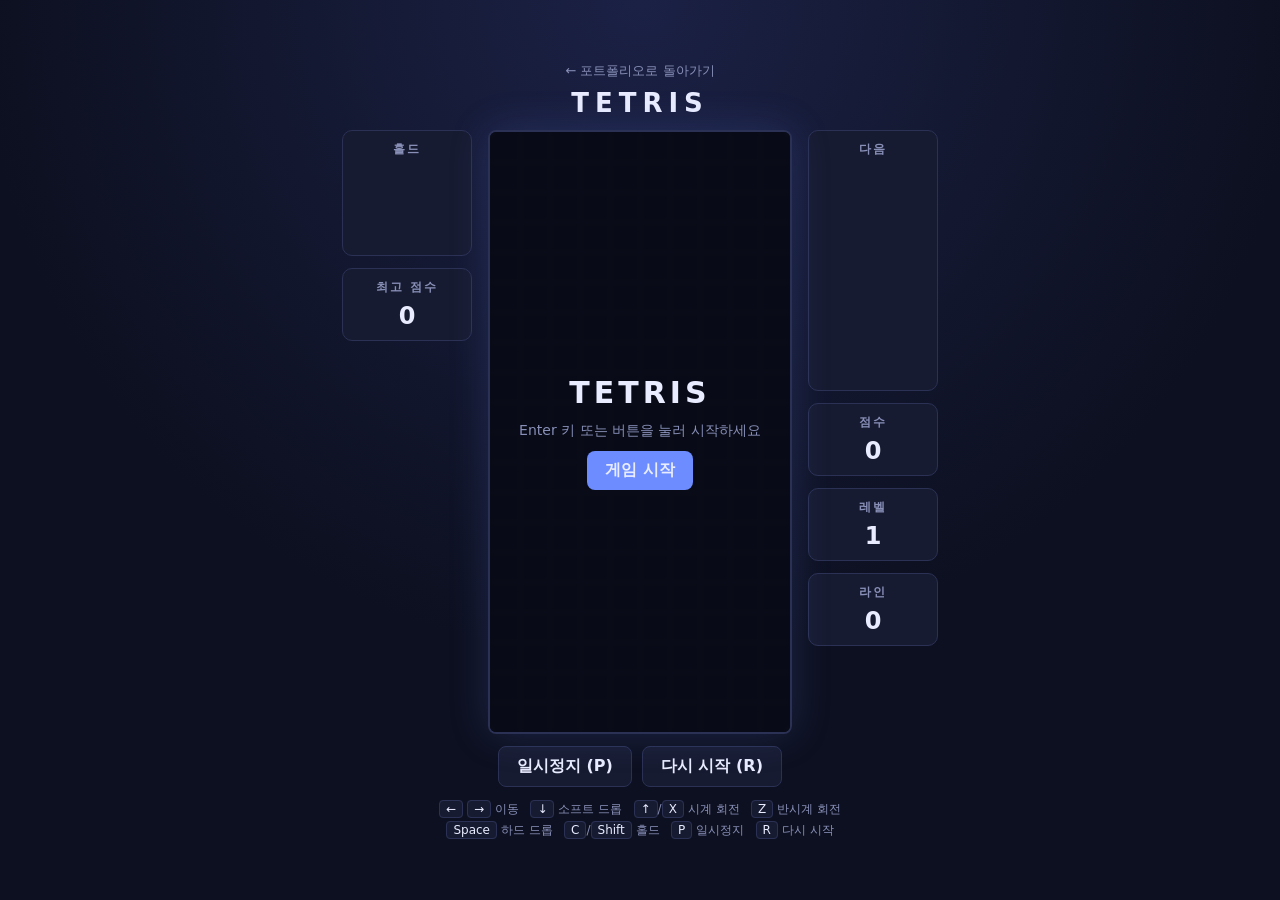
<file: DemoPort/projects/tetris.html>
<!DOCTYPE html>
<html lang="ko">
<head>
<meta charset="UTF-8">
<meta name="viewport" content="width=device-width, initial-scale=1">
<title>테트리스</title>
<style>
  :root {
    --bg: #0d1020;
    --panel: #171b31;
    --line: #2b3154;
    --text: #e9ecff;
    --muted: #8990b8;
    --accent: #6c8cff;
  }
  * { box-sizing: border-box; }
  body {
    margin: 0;
    min-height: 100vh;
    display: flex;
    align-items: center;
    justify-content: center;
    background: radial-gradient(circle at 50% 0%, #1b2145 0%, var(--bg) 60%);
    color: var(--text);
    font-family: "Segoe UI", "Malgun Gothic", system-ui, sans-serif;
    user-select: none;
    -webkit-user-select: none;
  }
  .wrap { padding: 16px; text-align: center; }
  .back { display: inline-block; margin-bottom: 8px; color: var(--muted); font-size: 13px; text-decoration: none; }
  .back:hover, .back:focus-visible { color: var(--text); text-decoration: underline; }
  h1 { margin: 0 0 12px; font-size: 26px; letter-spacing: 6px; font-weight: 800; }

  .game {
    display: grid;
    grid-template-columns: 130px auto 130px;
    gap: 16px;
    align-items: start;
    justify-content: center;
  }
  .side { display: flex; flex-direction: column; gap: 12px; }
  .panel {
    background: var(--panel);
    border: 1px solid var(--line);
    border-radius: 10px;
    padding: 10px;
  }
  .panel h2 {
    margin: 0 0 6px;
    font-size: 12px;
    font-weight: 600;
    letter-spacing: 2px;
    color: var(--muted);
  }
  .panel canvas { display: block; margin: 0 auto; width: 100%; }
  .stat { font-size: 24px; font-weight: 700; font-variant-numeric: tabular-nums; }

  .board-wrap {
    position: relative;
    border: 2px solid var(--line);
    border-radius: 8px;
    overflow: hidden;
    box-shadow: 0 0 40px rgba(108, 140, 255, .18);
  }
  #board { display: block; height: min(600px, 68vh); aspect-ratio: 1 / 2; width: auto; }

  .overlay {
    position: absolute;
    inset: 0;
    display: flex;
    flex-direction: column;
    align-items: center;
    justify-content: center;
    gap: 10px;
    background: rgba(9, 11, 24, .82);
    backdrop-filter: blur(2px);
  }
  .overlay.hidden { display: none; }
  .overlay h2 { margin: 0; font-size: 30px; letter-spacing: 4px; }
  .overlay p { margin: 0; color: var(--muted); font-size: 14px; line-height: 1.5; }

  button {
    font: inherit;
    font-weight: 600;
    color: var(--text);
    background: var(--accent);
    border: 0;
    border-radius: 8px;
    padding: 9px 18px;
    cursor: pointer;
  }
  button:hover { filter: brightness(1.12); }
  button.ghost { background: var(--panel); border: 1px solid var(--line); }

  .actions { margin-top: 12px; display: flex; gap: 10px; justify-content: center; }
  .help { margin-top: 12px; color: var(--muted); font-size: 12px; line-height: 1.7; }
  kbd {
    background: var(--panel);
    border: 1px solid var(--line);
    border-radius: 4px;
    padding: 1px 6px;
    font-family: inherit;
    color: var(--text);
  }

  .touch { display: none; margin-top: 12px; gap: 8px; justify-content: center; flex-wrap: wrap; }
  .touch button {
    width: 56px;
    height: 56px;
    padding: 0;
    font-size: 22px;
    background: var(--panel);
    border: 1px solid var(--line);
    touch-action: none;
  }
  @media (pointer: coarse) {
    .touch { display: flex; }
    .help { display: none; }
  }
  @media (max-width: 560px) {
    .game { grid-template-columns: auto; justify-items: center; }
    .side { flex-direction: row; flex-wrap: wrap; justify-content: center; }
    .side .panel { min-width: 100px; }
    #board { height: min(600px, 58vh); }
  }
</style>
</head>
<body>
<div class="wrap">
  <a class="back" href="../index.html">← 포트폴리오로 돌아가기</a>
  <h1>TETRIS</h1>

  <div class="game">
    <div class="side">
      <div class="panel">
        <h2>홀드</h2>
        <canvas id="hold" width="120" height="90"></canvas>
      </div>
      <div class="panel">
        <h2>최고 점수</h2>
        <div class="stat" id="best">0</div>
      </div>
    </div>

    <div class="board-wrap">
      <canvas id="board"></canvas>
      <div class="overlay" id="overlay">
        <h2 id="ovTitle">TETRIS</h2>
        <p id="ovText">Enter 키 또는 버튼을 눌러 시작하세요</p>
        <button id="ovBtn">게임 시작</button>
      </div>
    </div>

    <div class="side">
      <div class="panel">
        <h2>다음</h2>
        <canvas id="next" width="120" height="240"></canvas>
      </div>
      <div class="panel">
        <h2>점수</h2>
        <div class="stat" id="score">0</div>
      </div>
      <div class="panel">
        <h2>레벨</h2>
        <div class="stat" id="level">1</div>
      </div>
      <div class="panel">
        <h2>라인</h2>
        <div class="stat" id="lines">0</div>
      </div>
    </div>
  </div>

  <div class="actions">
    <button class="ghost" id="pauseBtn">일시정지 (P)</button>
    <button class="ghost" id="restartBtn">다시 시작 (R)</button>
  </div>

  <div class="touch" id="touch">
    <button data-action="left">◀</button>
    <button data-action="down">▼</button>
    <button data-action="right">▶</button>
    <button data-action="cw">⟳</button>
    <button data-action="hard">⤓</button>
    <button data-action="hold">H</button>
  </div>

  <div class="help">
    <kbd>←</kbd> <kbd>→</kbd> 이동 &nbsp; <kbd>↓</kbd> 소프트 드롭 &nbsp; <kbd>↑</kbd>/<kbd>X</kbd> 시계 회전 &nbsp;
    <kbd>Z</kbd> 반시계 회전<br>
    <kbd>Space</kbd> 하드 드롭 &nbsp; <kbd>C</kbd>/<kbd>Shift</kbd> 홀드 &nbsp; <kbd>P</kbd> 일시정지 &nbsp; <kbd>R</kbd> 다시 시작
  </div>
</div>

<script>
(() => {
  'use strict';

  // ---------- 상수 ----------
  const COLS = 10, ROWS = 20, BLOCK = 30;
  const LOCK_DELAY = 500;      // 바닥에 닿은 뒤 고정까지 걸리는 시간(ms)
  const MAX_LOCK_RESETS = 15;  // 바닥에서 이동/회전으로 고정 시간을 늘릴 수 있는 횟수
  const DAS = 150, ARR = 40;   // 좌우 키 반복: 첫 지연 / 반복 간격(ms)
  const SOFT_INTERVAL = 40;    // 소프트 드롭 낙하 간격(ms)
  const LINE_POINTS = [0, 100, 300, 500, 800];
  const LINE_TEXT = ['', '싱글', '더블', '트리플', '테트리스!'];
  const NEXT_COUNT = 3;

  const SHAPES = {
    I: [[0,0,0,0],[1,1,1,1],[0,0,0,0],[0,0,0,0]],
    O: [[1,1],[1,1]],
    T: [[0,1,0],[1,1,1],[0,0,0]],
    S: [[0,1,1],[1,1,0],[0,0,0]],
    Z: [[1,1,0],[0,1,1],[0,0,0]],
    J: [[1,0,0],[1,1,1],[0,0,0]],
    L: [[0,0,1],[1,1,1],[0,0,0]],
  };
  const COLORS = {
    I: '#22d3ee', O: '#facc15', T: '#a855f7', S: '#4ade80',
    Z: '#f87171', J: '#60a5fa', L: '#fb923c',
  };
  // 회전 시 벽/블록에 걸리면 시도할 위치 보정값
  const KICKS = [[0,0],[-1,0],[1,0],[0,-1],[-1,-1],[1,-1],[-2,0],[2,0]];

  // ---------- DOM / 캔버스 ----------
  const $ = id => document.getElementById(id);
  const dpr = window.devicePixelRatio || 1;

  function setupCanvas(cv, w, h) {
    cv.width = Math.round(w * dpr);
    cv.height = Math.round(h * dpr);
    const ctx = cv.getContext('2d');
    ctx.scale(dpr, dpr);
    return ctx;
  }
  const bctx = setupCanvas($('board'), COLS * BLOCK, ROWS * BLOCK);
  const hctx = setupCanvas($('hold'), 120, 90);
  const nctx = setupCanvas($('next'), 120, 240);

  // ---------- 게임 상태 ----------
  let board, piece, holdType, canHold, queue, bag;
  let score, lines, level, best = 0;
  let state = 'ready';         // ready | playing | paused | over
  let dropTimer, lockTimer, lockResets;
  let softDrop = false, dir = 0, das = 0;
  let popup = null;
  const down = new Set();      // 눌려 있는 동작

  try { best = parseInt(localStorage.getItem('tetris-best'), 10) || 0; } catch (e) {}

  // ---------- 유틸 ----------
  function emptyBoard() {
    return Array.from({ length: ROWS }, () => Array(COLS).fill(null));
  }

  function shuffle(a) {
    for (let i = a.length - 1; i > 0; i--) {
      const j = Math.floor(Math.random() * (i + 1));
      [a[i], a[j]] = [a[j], a[i]];
    }
    return a;
  }

  // 7-bag: 7가지 블록을 섞어서 한 번씩 꺼내 쓴다
  function takeNext() {
    while (queue.length < NEXT_COUNT + 1) {
      if (!bag.length) bag = shuffle(Object.keys(SHAPES));
      queue.push(bag.pop());
    }
    return queue.shift();
  }

  function rotateMatrix(m, d) {
    const n = m.length;
    const r = Array.from({ length: n }, () => Array(n).fill(0));
    for (let y = 0; y < n; y++)
      for (let x = 0; x < n; x++)
        if (d > 0) r[x][n - 1 - y] = m[y][x];
        else r[n - 1 - x][y] = m[y][x];
    return r;
  }

  function collide(m, px, py) {
    for (let y = 0; y < m.length; y++) {
      for (let x = 0; x < m[y].length; x++) {
        if (!m[y][x]) continue;
        const nx = px + x, ny = py + y;
        if (nx < 0 || nx >= COLS || ny >= ROWS) return true;
        if (ny >= 0 && board[ny][nx]) return true;
      }
    }
    return false;
  }

  const dropInterval = () => Math.max(60, 800 - (level - 1) * 70);
  const isGrounded = () => collide(piece.m, piece.x, piece.y + 1);

  // ---------- 게임 흐름 ----------
  function newGame() {
    board = emptyBoard();
    queue = [];
    bag = [];
    holdType = null;
    canHold = true;
    score = 0; lines = 0; level = 1;
    popup = null;
    dir = 0; softDrop = false; das = 0;
    state = 'playing';
    spawn(takeNext());
    hideOverlay();
  }

  function spawn(type) {
    const m = SHAPES[type].map(r => r.slice());
    piece = { type, m, x: Math.floor((COLS - m.length) / 2), y: type === 'I' ? -1 : 0 };
    dropTimer = 0; lockTimer = 0; lockResets = 0;
    if (collide(m, piece.x, piece.y)) gameOver();
  }

  function gameOver() {
    state = 'over';
    if (score > best) {
      best = score;
      try { localStorage.setItem('tetris-best', String(best)); } catch (e) {}
    }
    showOverlay('게임 오버', `점수 ${score}  ·  라인 ${lines}`, '다시 시작');
  }

  function togglePause() {
    if (state === 'playing') {
      state = 'paused';
      showOverlay('일시정지', 'P 키를 눌러 계속하세요', '계속하기');
    } else if (state === 'paused') {
      state = 'playing';
      hideOverlay();
    }
  }

  function lockPiece() {
    let out = false;
    for (let y = 0; y < piece.m.length; y++) {
      for (let x = 0; x < piece.m[y].length; x++) {
        if (!piece.m[y][x]) continue;
        const bx = piece.x + x, by = piece.y + y;
        if (by < 0) out = true;
        else board[by][bx] = piece.type;
      }
    }
    if (out) { gameOver(); return; }

    let cleared = 0;
    for (let y = ROWS - 1; y >= 0;) {
      if (board[y].every(Boolean)) {
        board.splice(y, 1);
        board.unshift(Array(COLS).fill(null));
        cleared++;
      } else {
        y--;
      }
    }
    if (cleared) {
      score += LINE_POINTS[cleared] * level;
      lines += cleared;
      level = 1 + Math.floor(lines / 10);
      popup = { text: LINE_TEXT[cleared], t: 900 };
    }
    canHold = true;
    spawn(takeNext());
  }

  // ---------- 조작 ----------
  function onMoved() {
    // 바닥에서 움직이면 고정 시간을 다시 준다(횟수 제한 있음)
    if (isGrounded() && lockResets < MAX_LOCK_RESETS) {
      lockTimer = 0;
      lockResets++;
    }
  }

  function tryMove(dx, dy) {
    if (state !== 'playing' || collide(piece.m, piece.x + dx, piece.y + dy)) return false;
    piece.x += dx;
    piece.y += dy;
    onMoved();
    return true;
  }

  function rotatePiece(d) {
    if (state !== 'playing' || piece.type === 'O') return;
    const r = rotateMatrix(piece.m, d);
    for (const [kx, ky] of KICKS) {
      if (!collide(r, piece.x + kx, piece.y + ky)) {
        piece.m = r;
        piece.x += kx;
        piece.y += ky;
        onMoved();
        return;
      }
    }
  }

  function hardDrop() {
    if (state !== 'playing') return;
    let n = 0;
    while (!isGrounded()) { piece.y++; n++; }
    score += n * 2;
    lockPiece();
  }

  function hold() {
    if (state !== 'playing' || !canHold) return;
    const cur = piece.type;
    if (holdType) {
      const t = holdType;
      holdType = cur;
      spawn(t);
    } else {
      holdType = cur;
      spawn(takeNext());
    }
    canHold = false;
  }

  function press(a) {
    if (down.has(a)) return;   // 키 자동 반복 무시
    down.add(a);
    switch (a) {
      case 'left':  dir = -1; das = 0; tryMove(-1, 0); break;
      case 'right': dir = 1;  das = 0; tryMove(1, 0);  break;
      case 'down':
        softDrop = true;
        if (tryMove(0, 1)) score++;
        break;
      case 'cw':   rotatePiece(1); break;
      case 'ccw':  rotatePiece(-1); break;
      case 'hard': hardDrop(); break;
      case 'hold': hold(); break;
      case 'pause': togglePause(); break;
    }
  }

  function release(a) {
    down.delete(a);
    if (a === 'left' && dir === -1) { dir = down.has('right') ? 1 : 0; das = 0; }
    if (a === 'right' && dir === 1) { dir = down.has('left') ? -1 : 0; das = 0; }
    if (a === 'down') softDrop = false;
  }

  function update(dt) {
    if (state !== 'playing') return;

    if (popup) { popup.t -= dt; if (popup.t <= 0) popup = null; }

    if (dir) {
      das += dt;
      if (das >= DAS) { das -= ARR; tryMove(dir, 0); }
    }

    if (isGrounded()) {
      lockTimer += dt;
      if (lockTimer >= LOCK_DELAY) lockPiece();
    } else {
      lockTimer = 0;
      dropTimer += dt;
      const iv = softDrop ? Math.min(SOFT_INTERVAL, dropInterval()) : dropInterval();
      while (dropTimer >= iv && !isGrounded()) {
        dropTimer -= iv;
        piece.y++;
        if (softDrop) score++;
      }
      if (isGrounded()) dropTimer = 0;
    }
  }

  // ---------- 그리기 ----------
  function drawBlock(ctx, x, y, s, color, alpha = 1) {
    const b = Math.max(2, Math.round(s / 8));
    ctx.globalAlpha = alpha;
    ctx.fillStyle = color;
    ctx.fillRect(x + 1, y + 1, s - 2, s - 2);
    ctx.fillStyle = 'rgba(255,255,255,.3)';
    ctx.fillRect(x + 1, y + 1, s - 2, b);
    ctx.fillRect(x + 1, y + 1, b, s - 2);
    ctx.fillStyle = 'rgba(0,0,0,.3)';
    ctx.fillRect(x + 1, y + s - 1 - b, s - 2, b);
    ctx.fillRect(x + s - 1 - b, y + 1, b, s - 2);
    ctx.globalAlpha = 1;
  }

  function drawBoard() {
    const W = COLS * BLOCK, H = ROWS * BLOCK;
    bctx.fillStyle = '#0a0d1a';
    bctx.fillRect(0, 0, W, H);

    bctx.strokeStyle = 'rgba(255,255,255,.05)';
    bctx.lineWidth = 1;
    bctx.beginPath();
    for (let x = 1; x < COLS; x++) { bctx.moveTo(x * BLOCK + .5, 0); bctx.lineTo(x * BLOCK + .5, H); }
    for (let y = 1; y < ROWS; y++) { bctx.moveTo(0, y * BLOCK + .5); bctx.lineTo(W, y * BLOCK + .5); }
    bctx.stroke();

    for (let y = 0; y < ROWS; y++)
      for (let x = 0; x < COLS; x++)
        if (board[y][x]) drawBlock(bctx, x * BLOCK, y * BLOCK, BLOCK, COLORS[board[y][x]]);

    if (state === 'playing' || state === 'paused') {
      // 착지 위치 미리보기(고스트)
      let gy = piece.y;
      while (!collide(piece.m, piece.x, gy + 1)) gy++;
      bctx.lineWidth = 2;
      for (let y = 0; y < piece.m.length; y++) {
        for (let x = 0; x < piece.m[y].length; x++) {
          if (!piece.m[y][x] || gy + y < 0) continue;
          const px = (piece.x + x) * BLOCK, py = (gy + y) * BLOCK;
          bctx.fillStyle = COLORS[piece.type] + '26';
          bctx.fillRect(px + 1, py + 1, BLOCK - 2, BLOCK - 2);
          bctx.strokeStyle = COLORS[piece.type] + '99';
          bctx.strokeRect(px + 2, py + 2, BLOCK - 4, BLOCK - 4);
        }
      }
      for (let y = 0; y < piece.m.length; y++)
        for (let x = 0; x < piece.m[y].length; x++)
          if (piece.m[y][x] && piece.y + y >= 0)
            drawBlock(bctx, (piece.x + x) * BLOCK, (piece.y + y) * BLOCK, BLOCK, COLORS[piece.type]);
    }

    if (popup) {
      const k = popup.t / 900;
      bctx.globalAlpha = Math.min(1, k * 2);
      bctx.fillStyle = '#fff';
      bctx.font = 'bold 30px "Segoe UI", "Malgun Gothic", sans-serif';
      bctx.textAlign = 'center';
      bctx.shadowColor = 'rgba(108,140,255,.9)';
      bctx.shadowBlur = 12;
      bctx.fillText(popup.text, W / 2, H / 2 - (1 - k) * 40);
      bctx.shadowBlur = 0;
      bctx.globalAlpha = 1;
    }
  }

  // 미리보기 캔버스에 블록 하나를 (cx, cy) 중심으로 그린다
  function drawMini(ctx, type, cx, cy, s, alpha = 1) {
    const m = SHAPES[type];
    let minX = 9, maxX = -1, minY = 9, maxY = -1;
    m.forEach((row, y) => row.forEach((v, x) => {
      if (!v) return;
      minX = Math.min(minX, x); maxX = Math.max(maxX, x);
      minY = Math.min(minY, y); maxY = Math.max(maxY, y);
    }));
    const ox = cx - ((maxX - minX + 1) * s) / 2;
    const oy = cy - ((maxY - minY + 1) * s) / 2;
    m.forEach((row, y) => row.forEach((v, x) => {
      if (v) drawBlock(ctx, ox + (x - minX) * s, oy + (y - minY) * s, s, COLORS[type], alpha);
    }));
  }

  function drawSide() {
    hctx.clearRect(0, 0, 120, 90);
    if (holdType) drawMini(hctx, holdType, 60, 45, 22, canHold ? 1 : 0.35);

    nctx.clearRect(0, 0, 120, 240);
    if (queue) {
      for (let i = 0; i < NEXT_COUNT && i < queue.length; i++)
        drawMini(nctx, queue[i], 60, 40 + i * 80, 22);
    }
  }

  function updateStats() {
    $('score').textContent = score || 0;
    $('level').textContent = level || 1;
    $('lines').textContent = lines || 0;
    $('best').textContent = Math.max(best, score || 0);
  }

  function showOverlay(title, text, btn) {
    $('ovTitle').textContent = title;
    $('ovText').textContent = text;
    $('ovBtn').textContent = btn;
    $('overlay').classList.remove('hidden');
  }
  function hideOverlay() { $('overlay').classList.add('hidden'); }

  // ---------- 입력 ----------
  const KEYMAP = {
    ArrowLeft: 'left', ArrowRight: 'right', ArrowDown: 'down',
    ArrowUp: 'cw', KeyX: 'cw', KeyZ: 'ccw',
    Space: 'hard', KeyC: 'hold', ShiftLeft: 'hold', ShiftRight: 'hold',
    KeyP: 'pause', Escape: 'pause',
  };

  window.addEventListener('keydown', e => {
    if (e.ctrlKey || e.metaKey || e.altKey) return;
    if (e.target.closest && e.target.closest('a')) return;  // 돌아가기 링크는 Enter로 열 수 있게
    if (e.code === 'Enter') {
      e.preventDefault();
      if (state === 'ready' || state === 'over') newGame();
      else if (state === 'paused') togglePause();
      return;
    }
    if (e.code === 'KeyR') { e.preventDefault(); if (!e.repeat) newGame(); return; }
    const a = KEYMAP[e.code];
    if (!a) return;
    e.preventDefault();
    press(a);
  });

  window.addEventListener('keyup', e => {
    const a = KEYMAP[e.code];
    if (a) release(a);
  });

  // 창을 벗어나면 키 상태를 초기화하고 자동으로 일시정지
  window.addEventListener('blur', () => {
    [...down].forEach(release);
    if (state === 'playing') togglePause();
  });

  $('ovBtn').addEventListener('click', () => {
    if (state === 'paused') togglePause(); else newGame();
  });
  $('pauseBtn').addEventListener('click', () => {
    if (state === 'playing' || state === 'paused') togglePause();
  });
  $('restartBtn').addEventListener('click', newGame);

  // 터치 버튼
  document.querySelectorAll('#touch button').forEach(btn => {
    const a = btn.dataset.action;
    btn.addEventListener('pointerdown', e => { e.preventDefault(); press(a); });
    ['pointerup', 'pointercancel', 'pointerleave'].forEach(t =>
      btn.addEventListener(t, () => release(a)));
  });

  // ---------- 메인 루프 ----------
  board = emptyBoard();
  queue = [];
  bag = [];
  score = 0; lines = 0; level = 1;

  let last = performance.now();
  function frame(now) {
    const dt = Math.min(100, now - last);
    last = now;
    update(dt);
    drawBoard();
    drawSide();
    updateStats();
    requestAnimationFrame(frame);
  }
  requestAnimationFrame(frame);
})();
</script>
</body>
</html>
</file>
<file: DemoPort/css/style.css>
/* ===== 디자인 토큰 (색상·간격은 CSS 변수로 관리) ===== */
:root {
  color-scheme: dark;
  --bg: #0e1117;
  --bg-alt: #121722;
  --card: #171d2b;
  --line: #262e42;
  --text: #e6e8f0;
  --muted: #9aa3b8;
  --accent: #5b5fe6;        /* 버튼 배경 (흰 글자 대비 4.9:1) */
  --accent-text: #a5a9ff;   /* 링크/강조 글자 */
  --accent-soft: rgba(91, 95, 230, .16);
  --nav-bg: rgba(14, 17, 23, .82);
  --shadow: 0 12px 32px rgba(0, 0, 0, .35);

  --radius: 16px;
  --nav-h: 64px;
  --section-y: clamp(64px, 10vw, 120px);
  --font: system-ui, -apple-system, "Segoe UI", "Malgun Gothic", "Apple SD Gothic Neo", "Noto Sans KR", sans-serif;
  --mono: ui-monospace, "Cascadia Mono", Consolas, "Malgun Gothic", monospace;
}
:root[data-theme="light"] {
  color-scheme: light;
  --bg: #f7f8fc;
  --bg-alt: #eef0f9;
  --card: #ffffff;
  --line: #dde1ef;
  --text: #1a2033;
  --muted: #566079;
  --accent: #4f46e5;
  --accent-text: #4338ca;
  --accent-soft: rgba(79, 70, 229, .10);
  --nav-bg: rgba(247, 248, 252, .86);
  --shadow: 0 12px 32px rgba(30, 40, 90, .10);
}

/* ===== 기본 ===== */
*, *::before, *::after { box-sizing: border-box; }
html { scroll-behavior: smooth; -webkit-text-size-adjust: 100%; }
body {
  margin: 0;
  background: var(--bg);
  color: var(--text);
  font-family: var(--font);
  font-size: 16px;
  line-height: 1.7;
  word-break: keep-all;
  overflow-wrap: break-word;
}
h1, h2, h3, p, ul, dl, dd, pre { margin: 0; }
ul { padding: 0; list-style: none; }
svg { max-width: 100%; }
a { color: var(--accent-text); }
:focus-visible { outline: 3px solid var(--accent-text); outline-offset: 3px; border-radius: 6px; }
main:focus { outline: none; }
section[id], header[id] { scroll-margin-top: calc(var(--nav-h) + 8px); }

.container { width: min(1100px, 100% - 32px); margin-inline: auto; }
.sr-only {
  position: absolute; width: 1px; height: 1px; margin: -1px; padding: 0; overflow: hidden;
  clip: rect(0 0 0 0); white-space: nowrap; border: 0;
}
.skip {
  position: absolute; left: 16px; top: -60px; z-index: 100;
  background: var(--accent); color: #fff; padding: 10px 16px; border-radius: 8px; text-decoration: none;
}
.skip:focus { top: 8px; }

/* ===== 내비게이션 ===== */
.nav {
  position: sticky; top: 0; z-index: 50;
  background: var(--nav-bg);
  -webkit-backdrop-filter: saturate(160%) blur(12px);
  backdrop-filter: saturate(160%) blur(12px);
  border-bottom: 1px solid var(--line);
}
.nav-inner { display: flex; align-items: center; height: var(--nav-h); gap: 16px; }
.logo { font-size: 20px; font-weight: 800; letter-spacing: -.01em; text-decoration: none; color: var(--text); }
.logo span { color: var(--accent-text); }
.menu { display: flex; gap: 4px; margin-left: auto; }
.menu a {
  padding: 8px 14px; border-radius: 999px; text-decoration: none;
  color: var(--muted); font-size: 15px; font-weight: 600;
  transition: color .2s, background .2s;
}
.menu a:hover { color: var(--text); background: var(--accent-soft); }
.menu a.active { color: var(--accent-text); background: var(--accent-soft); }
.nav-actions { display: flex; gap: 4px; }

.icon-btn {
  width: 44px; height: 44px; display: inline-flex; align-items: center; justify-content: center;
  background: transparent; color: var(--text);
  border: 1px solid transparent; border-radius: 12px; cursor: pointer;
  transition: background .2s, border-color .2s;
}
.icon-btn:hover { background: var(--accent-soft); border-color: var(--line); }
.menu-btn { display: none; }
:root:not([data-theme="light"]) .i-moon,
:root[data-theme="light"] .i-sun { display: none; }
.menu-btn .i-close { display: none; }
.menu-btn[aria-expanded="true"] .i-open { display: none; }
.menu-btn[aria-expanded="true"] .i-close { display: block; }

/* ===== 공통 요소 ===== */
.eyebrow {
  color: var(--accent-text); font-size: 13px; font-weight: 700;
  letter-spacing: .14em; text-transform: uppercase;
}
.section { padding: var(--section-y) 0; }
.section.alt { background: var(--bg-alt); border-block: 1px solid var(--line); }
.section-head { margin-bottom: 40px; }
.section-head h2, .contact-box h2 { font-size: clamp(28px, 4.5vw, 40px); line-height: 1.25; letter-spacing: -.02em; margin-top: 6px; }
.lead { color: var(--muted); font-size: 17px; margin-top: 10px; }

.btn {
  display: inline-flex; align-items: center; justify-content: center; gap: 8px;
  min-height: 46px; padding: 10px 24px; border-radius: 999px;
  font: inherit; font-weight: 700; font-size: 15px; text-decoration: none; cursor: pointer;
  border: 1px solid transparent; transition: transform .15s, filter .2s, background .2s, border-color .2s;
}
.btn:hover { transform: translateY(-2px); }
.btn-primary { background: var(--accent); color: #fff; }
.btn-primary:hover { filter: brightness(1.12); }
.btn-ghost { background: transparent; color: var(--text); border-color: var(--line); }
.btn-ghost:hover { border-color: var(--accent-text); background: var(--accent-soft); }
.btn-sm { min-height: 40px; padding: 8px 18px; font-size: 14px; }

.cta { display: flex; flex-wrap: wrap; gap: 12px; margin-top: 28px; }
.cta.center { justify-content: center; }

.tags { display: flex; flex-wrap: wrap; gap: 8px; margin-top: 20px; }
.tags li {
  padding: 6px 16px; border-radius: 999px; font-weight: 700; font-size: 14px;
  color: var(--accent-text); background: var(--accent-soft); border: 1px solid var(--line);
}
.chips { display: flex; flex-wrap: wrap; gap: 6px; margin-top: 14px; }
.chips li {
  padding: 3px 10px; border-radius: 999px; font-size: 13px; font-weight: 600;
  color: var(--accent-text); background: var(--accent-soft); border: 1px solid var(--line);
}

.card {
  background: var(--card); border: 1px solid var(--line); border-radius: var(--radius);
  padding: 24px; transition: transform .25s, border-color .25s, box-shadow .25s;
}
.card:hover, .card:focus-within { transform: translateY(-4px); border-color: var(--accent-text); box-shadow: var(--shadow); }

.grid { display: grid; gap: 20px; grid-template-columns: 1fr; }
@media (min-width: 768px)  { .grid-3 { grid-template-columns: repeat(2, 1fr); } }
@media (min-width: 1024px) { .grid-3 { grid-template-columns: repeat(3, 1fr); } }

/* ===== Hero ===== */
.hero { position: relative; isolation: isolate; overflow: hidden; padding: clamp(40px, 8vw, 96px) 0 clamp(48px, 8vw, 96px); }
.hero::before {
  content: ""; position: absolute; z-index: -1; pointer-events: none;
  top: -180px; right: -160px; width: 620px; height: 620px;
  background: radial-gradient(circle, var(--accent-soft), transparent 65%);
}
.hero-grid { display: grid; gap: 40px; align-items: center; }
.hero h1 { font-size: clamp(56px, 12vw, 112px); line-height: 1.05; letter-spacing: -.03em; font-weight: 800; margin: 8px 0 12px; }
.role { font-size: clamp(18px, 2.6vw, 24px); color: var(--muted); max-width: 26em; }
.role strong { color: var(--text); }
@media (min-width: 900px) { .hero-grid { grid-template-columns: 1.1fr .9fr; gap: 56px; } }

.code-card {
  background: #0b0e14; color: #d6dbe8; border: 1px solid #262e42;
  border-radius: var(--radius); box-shadow: var(--shadow); overflow: hidden;
}
.code-bar { display: flex; align-items: center; gap: 7px; padding: 12px 16px; background: #131824; border-bottom: 1px solid #262e42; }
.code-bar i { width: 11px; height: 11px; border-radius: 50%; background: #3a4258; }
.code-bar i:nth-child(1) { background: #ff6b6b; }
.code-bar i:nth-child(2) { background: #ffd166; }
.code-bar i:nth-child(3) { background: #6be29c; }
.code-bar span { margin-left: 8px; font-family: var(--mono); font-size: 12px; color: #8c96ad; }
.code-card pre { padding: 20px; overflow-x: auto; font-family: var(--mono); font-size: 14px; line-height: 1.8; word-break: normal; }
.code-card .c { color: #8c96ad; }
.code-card .k { color: #c4a7ff; }
.code-card .f { color: #7fb2ff; }
.code-card .s { color: #8ee6a6; }

/* ===== About ===== */
.about-grid { display: grid; gap: 32px; }
.about-text { display: grid; gap: 18px; font-size: 17px; }
.about-text strong { color: var(--text); }
.about-card {
  background: var(--card); border: 1px solid var(--line); border-radius: var(--radius);
  padding: 28px; display: grid; gap: 20px; justify-items: center; align-content: start;
}
.avatar {
  width: 112px; height: 112px; border-radius: 50%; display: grid; place-items: center;
  font-size: 48px; font-weight: 800; color: #fff;
  background: linear-gradient(135deg, var(--accent), #8b5cf6);
}
.facts { width: 100%; display: grid; gap: 12px; }
.facts div { display: grid; gap: 2px; padding-top: 12px; border-top: 1px solid var(--line); }
.facts dt { font-size: 12px; font-weight: 700; letter-spacing: .1em; color: var(--muted); }
.facts dd { font-weight: 600; overflow-wrap: anywhere; }
.principles { display: grid; gap: 16px; margin-top: 40px; }
.principles h3 { font-size: 17px; margin-bottom: 6px; }
.principles p { color: var(--muted); font-size: 15px; }
@media (min-width: 768px) {
  .about-grid { grid-template-columns: 1.5fr 1fr; gap: 48px; align-items: start; }
  .principles { grid-template-columns: repeat(3, 1fr); }
}

/* ===== Skills ===== */
.skill .ico {
  width: 52px; height: 52px; display: grid; place-items: center; border-radius: 14px;
  color: var(--accent-text); background: var(--accent-soft); margin-bottom: 16px;
}
.skill h3, .project h3 { font-size: 20px; line-height: 1.35; margin-bottom: 6px; }
.skill p:not(.related) { color: var(--muted); }
.related { margin-top: 16px; padding-top: 14px; border-top: 1px solid var(--line); font-size: 14px; color: var(--muted); }
.related a { font-weight: 600; }

/* ===== Projects ===== */
.project { padding: 0; overflow: hidden; display: flex; flex-direction: column; }
.thumb { display: block; width: 100%; aspect-ratio: 16 / 9; }
.project-body { padding: 22px 24px 24px; display: flex; flex-direction: column; flex: 1; }
.project-body p { color: var(--muted); font-size: 15px; }
.project-actions { display: flex; flex-wrap: wrap; gap: 10px; margin-top: auto; padding-top: 20px; }
.project.soon {
  background: transparent; border-style: dashed; align-items: center; justify-content: center;
  text-align: center; min-height: 260px; padding: 24px; color: var(--muted);
}
.project.soon:hover { transform: none; box-shadow: none; border-color: var(--line); }
.project.soon strong { display: block; color: var(--text); font-size: 18px; margin-bottom: 4px; }

/* ===== Contact ===== */
.contact-box { text-align: center; max-width: 640px; margin-inline: auto; }
.mail {
  display: inline-block; margin-top: 22px; font-size: clamp(20px, 4.4vw, 32px); font-weight: 800;
  letter-spacing: -.01em; color: var(--text); text-decoration-color: var(--accent-text);
  text-underline-offset: 8px; text-decoration-thickness: 3px; overflow-wrap: anywhere;
}
.mail:hover { color: var(--accent-text); }
.copy-msg { min-height: 1.7em; margin-top: 14px; font-size: 14px; color: var(--accent-text); font-weight: 600; }

/* ===== Footer ===== */
.footer { border-top: 1px solid var(--line); padding: 28px 0; color: var(--muted); font-size: 14px; }
.footer-inner { display: flex; flex-wrap: wrap; gap: 12px; justify-content: space-between; align-items: center; }
.footer a { font-weight: 600; text-decoration: none; }
.footer a:hover { text-decoration: underline; }

/* ===== 프로젝트 실행 방법 대화상자 ===== */
dialog {
  width: min(520px, 92vw); padding: 0; color: var(--text); background: var(--card);
  border: 1px solid var(--line); border-radius: var(--radius); box-shadow: var(--shadow);
}
dialog::backdrop { background: rgba(4, 6, 12, .65); }
.dlg-head { display: flex; align-items: center; justify-content: space-between; gap: 12px; padding: 16px 16px 0 24px; }
.dlg-head h3 { font-size: 19px; }
.dlg-body { padding: 8px 24px 24px; display: grid; gap: 14px; }
.dlg-body ol { margin: 0; padding-left: 22px; display: grid; gap: 8px; }
.dlg-body code { font-family: var(--mono); font-size: .9em; padding: 2px 7px; border-radius: 6px; background: var(--accent-soft); color: var(--accent-text); }
.dlg-body .note { font-size: 14px; color: var(--muted); }
.dlg-body .cta { margin-top: 4px; }

/* ===== 스크롤 등장 효과 (JS가 켜져 있을 때만) ===== */
@keyframes rise { from { opacity: 0; transform: translateY(18px); } }
.js [data-reveal] { opacity: 0; }
.js [data-reveal].in { opacity: 1; animation: rise .6s ease both; animation-delay: calc(var(--i, 0) * 80ms); }

/* ===== 모바일 메뉴 ===== */
.nav-actions { margin-left: 0; }
@media (max-width: 767px) {
  .nav-actions { margin-left: auto; }
  .menu-btn { display: inline-flex; }
  .menu {
    position: absolute; top: var(--nav-h); left: 0; right: 0; margin: 0;
    flex-direction: column; gap: 2px; padding: 8px 16px 16px;
    background: var(--bg); border-bottom: 1px solid var(--line);
  }
  .menu a { padding: 12px 14px; border-radius: 10px; font-size: 16px; }
  .js .menu { display: none; }
  .js .menu.open { display: flex; }
}

/* ===== 움직임 줄이기 ===== */
@media (prefers-reduced-motion: reduce) {
  html { scroll-behavior: auto; }
  *, *::before, *::after { animation: none !important; transition: none !important; }
  .js [data-reveal] { opacity: 1; transform: none; }
}
</file>
